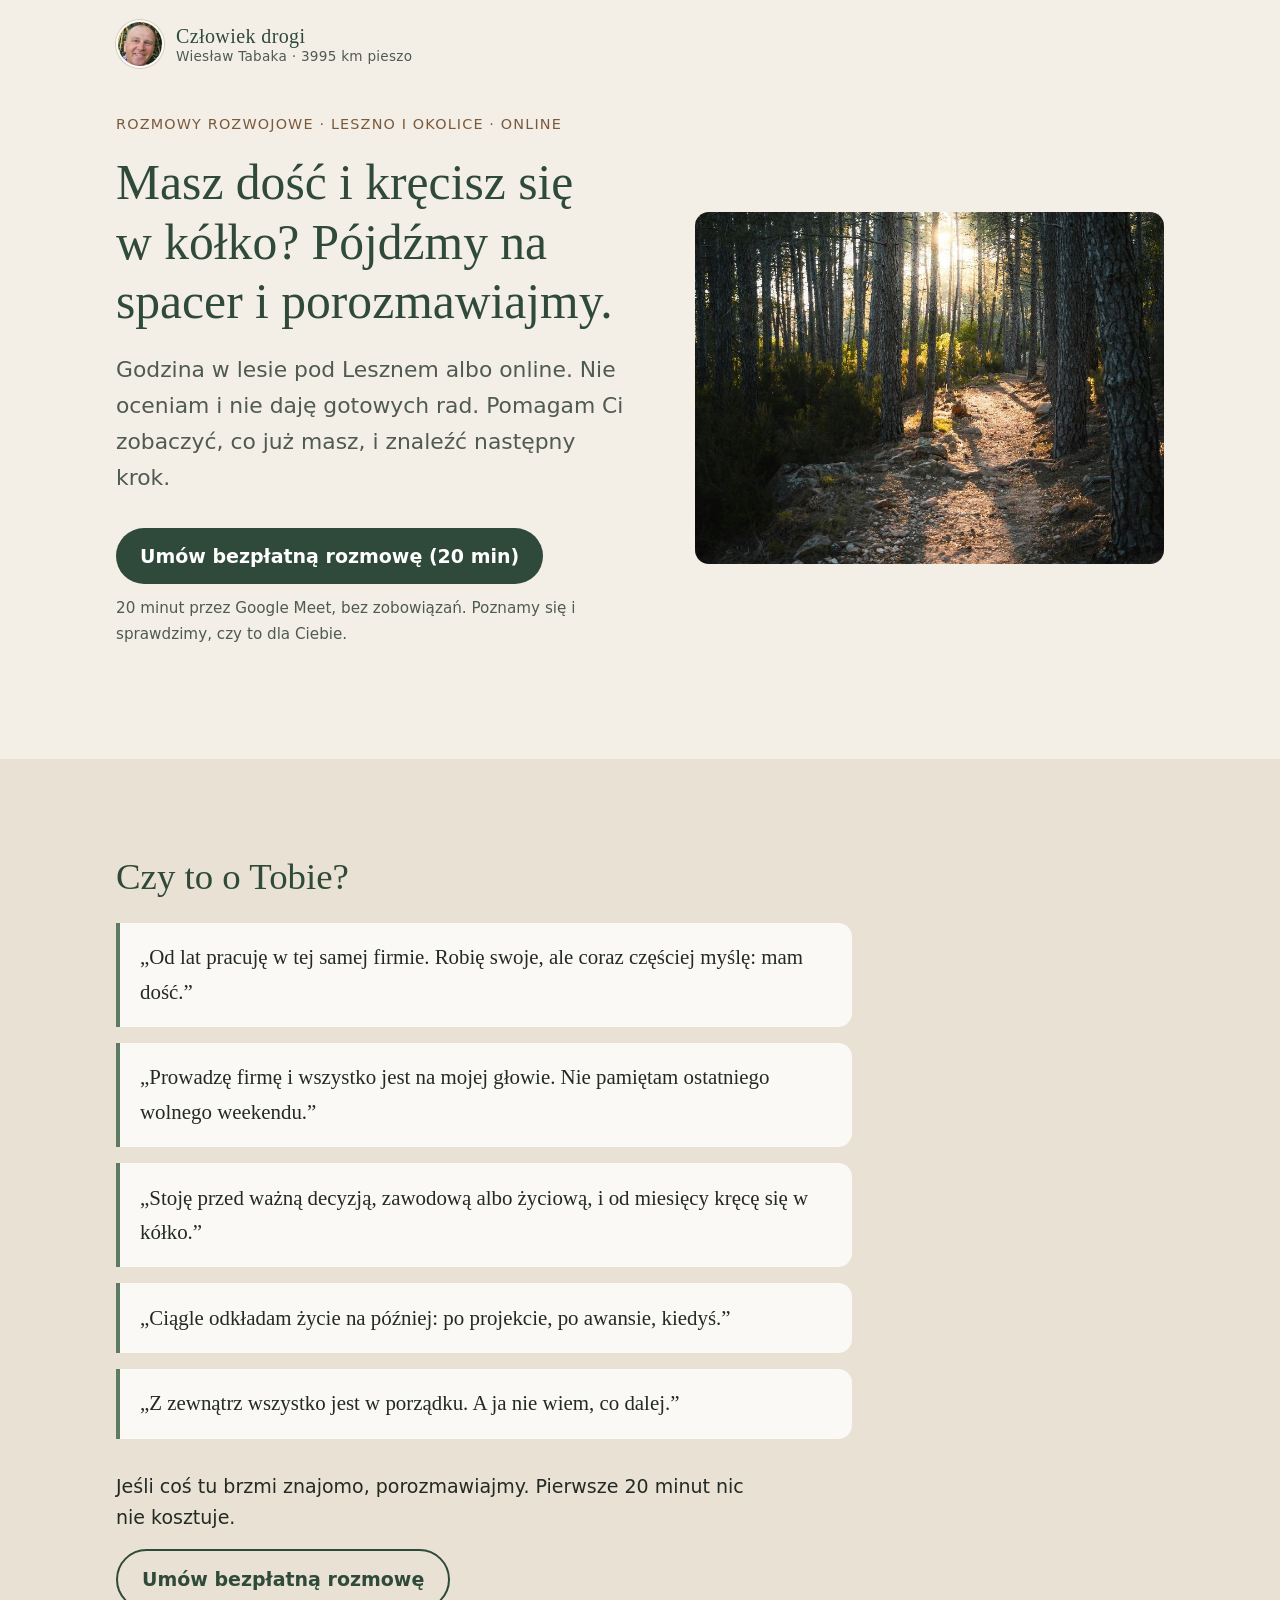
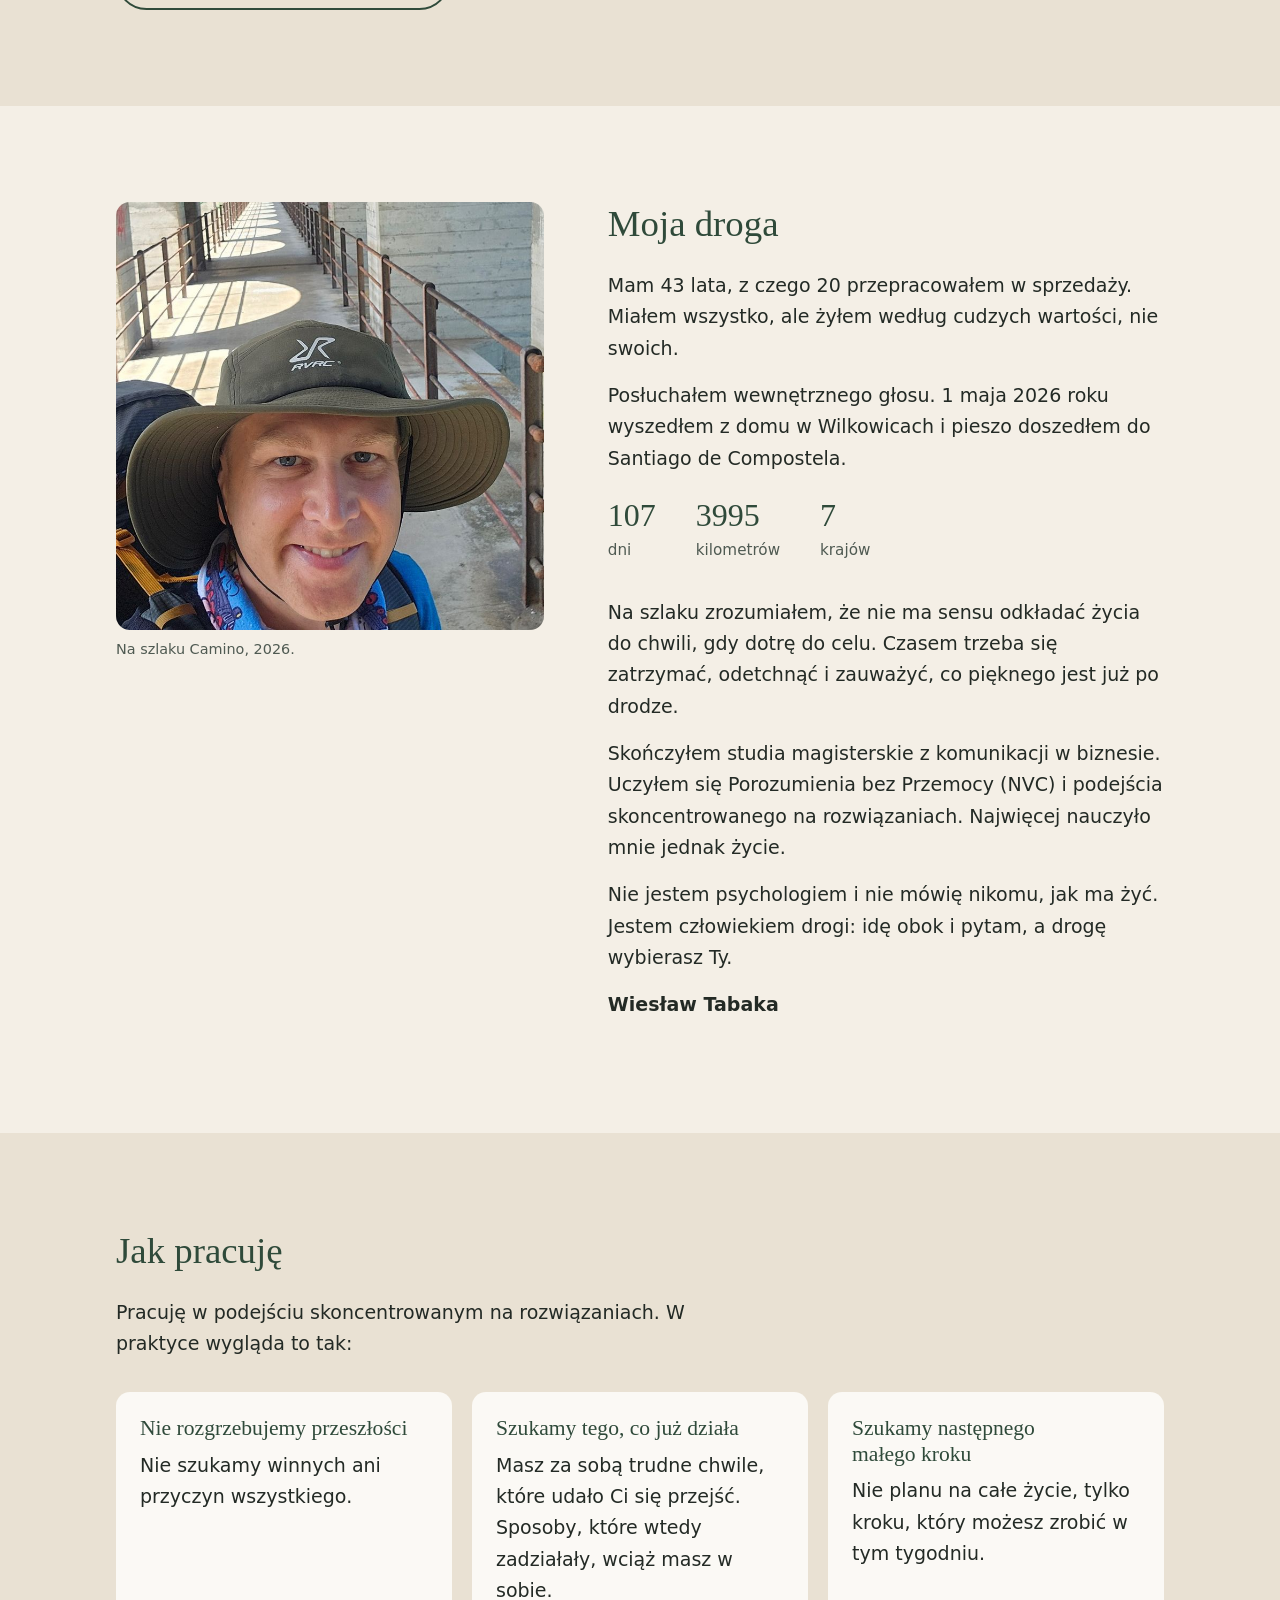
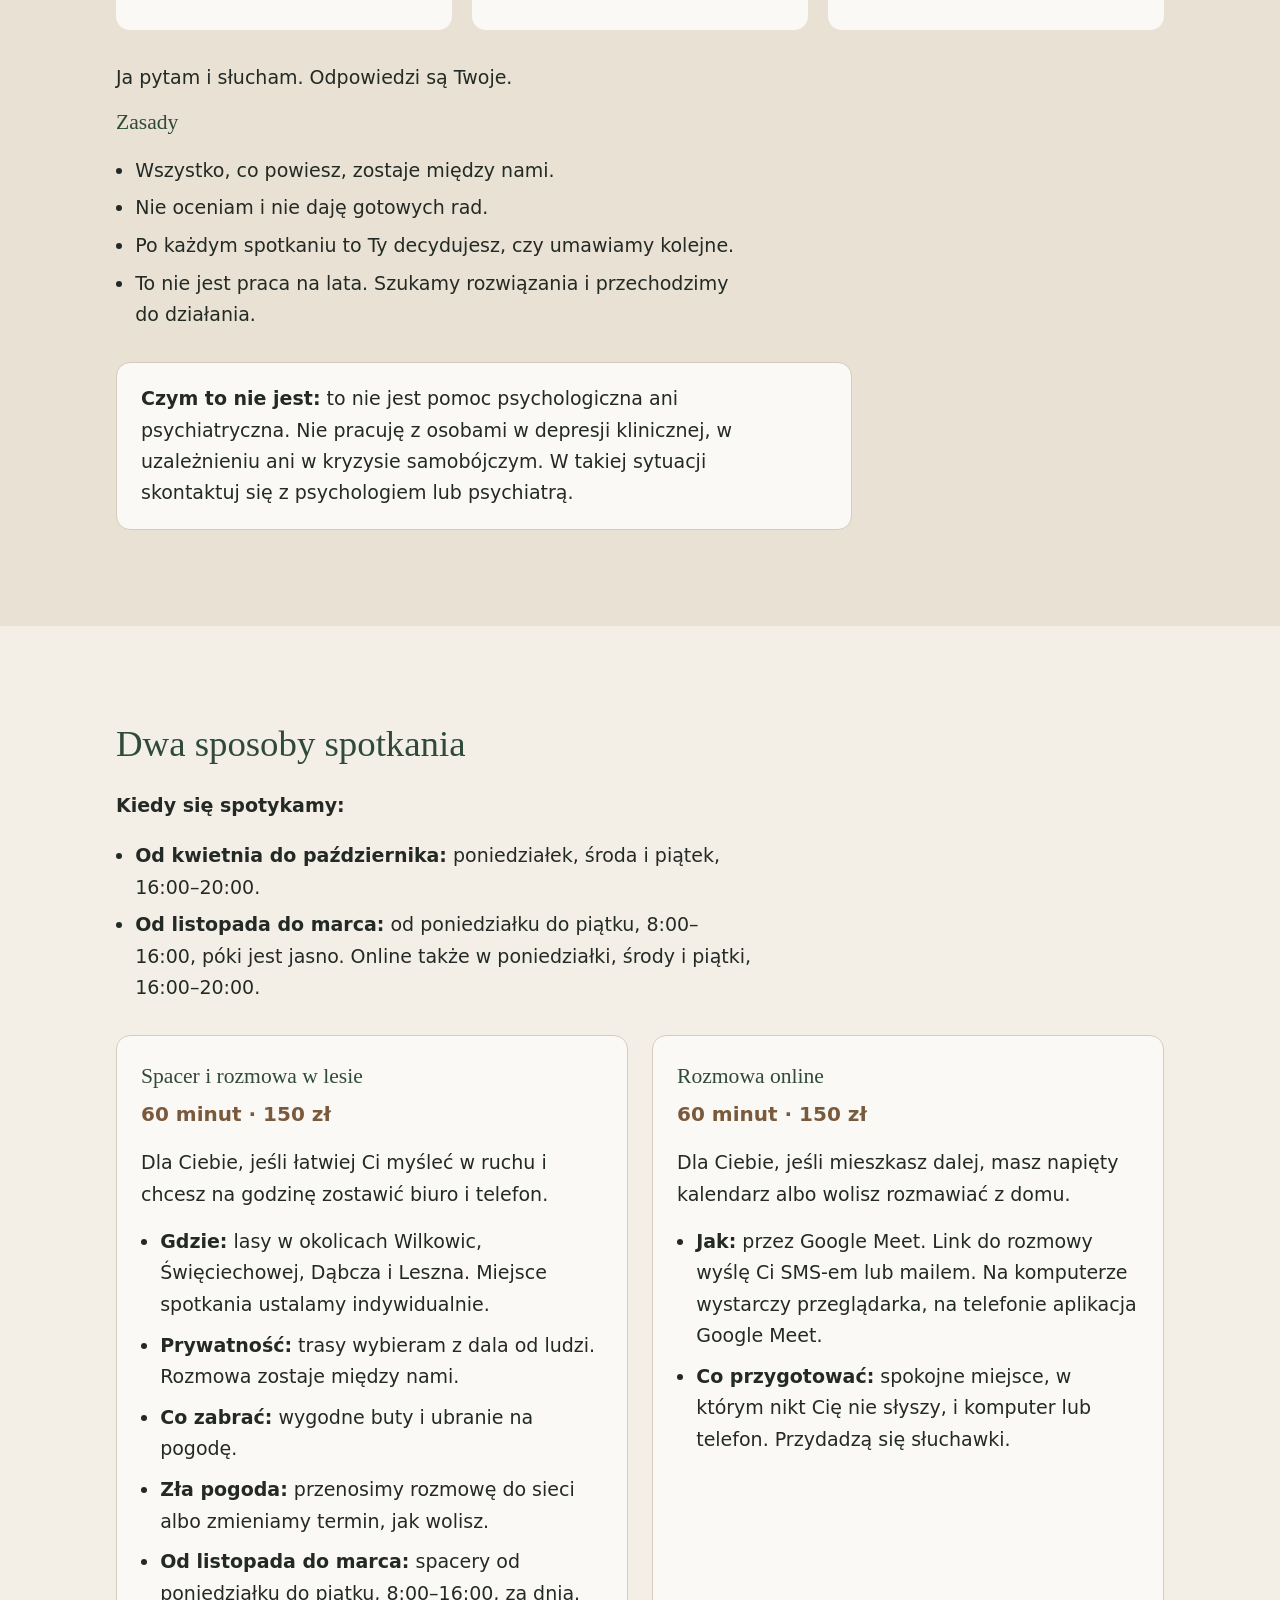
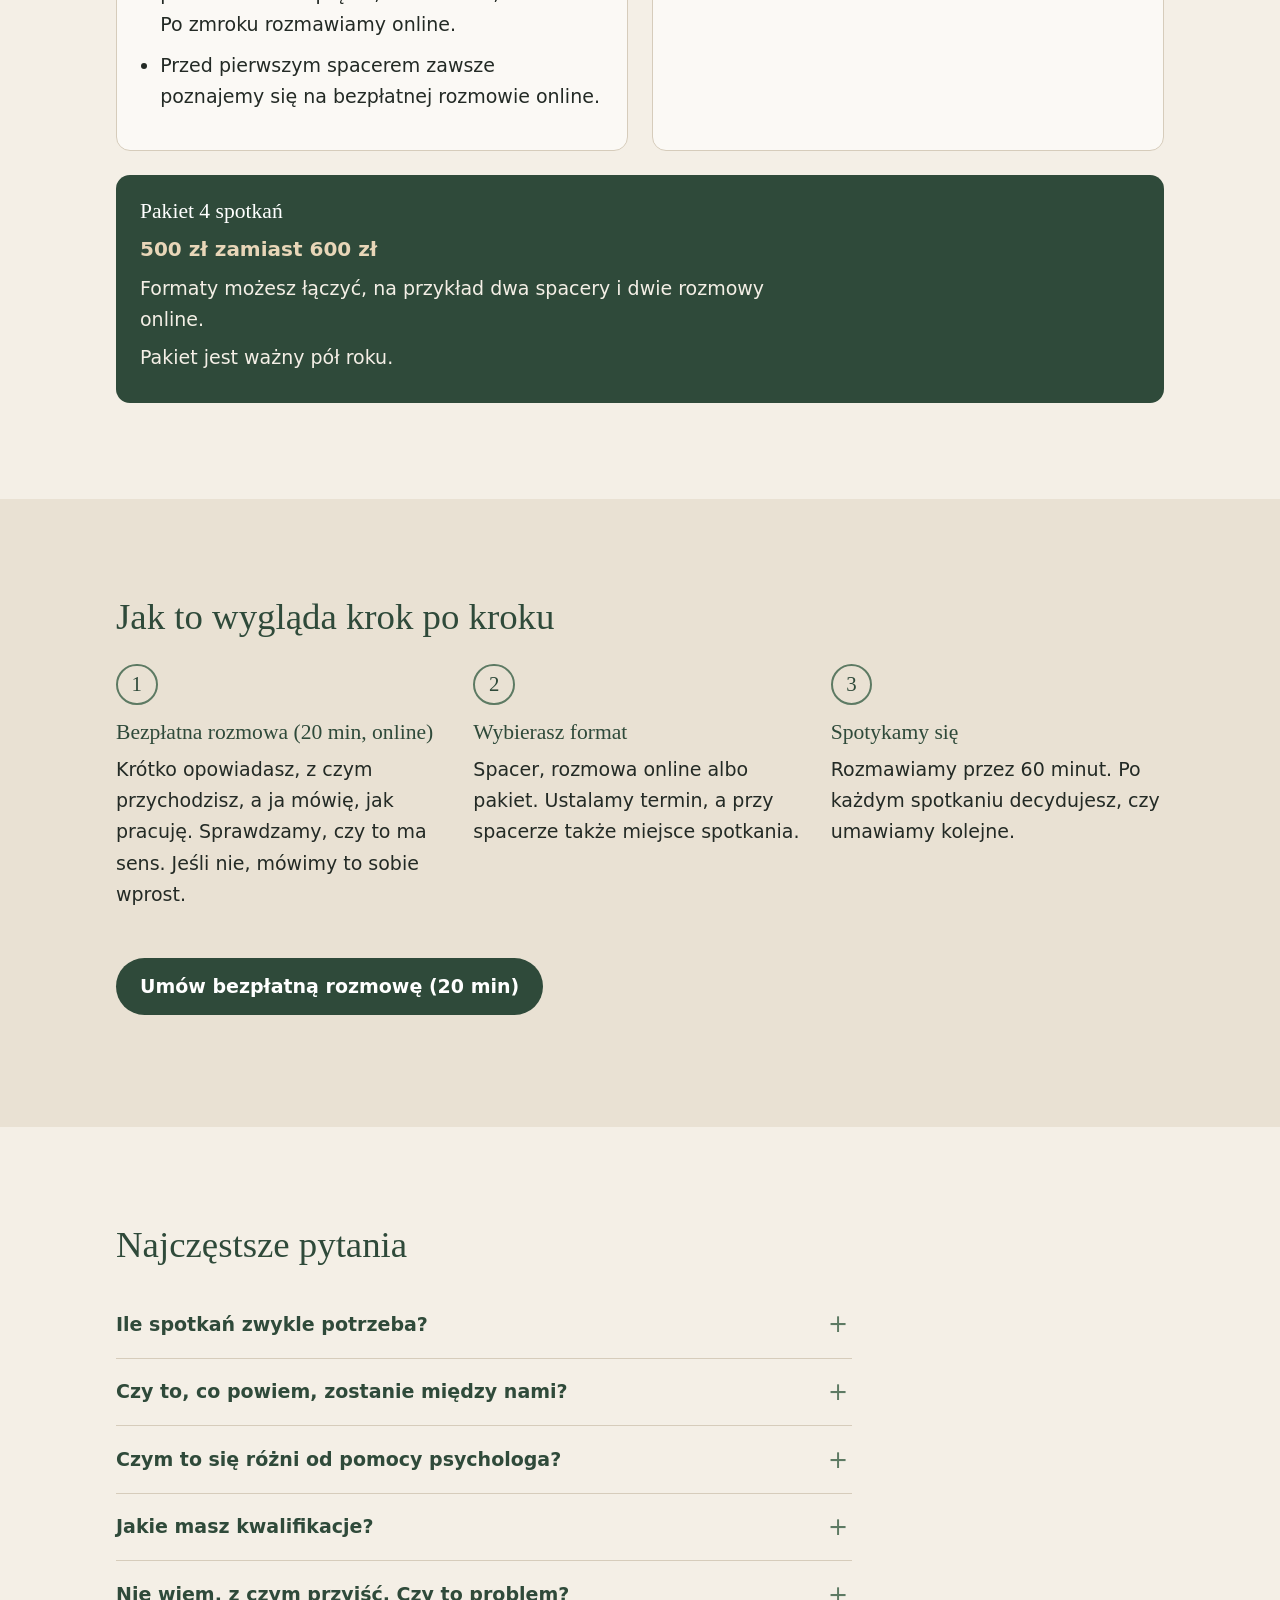
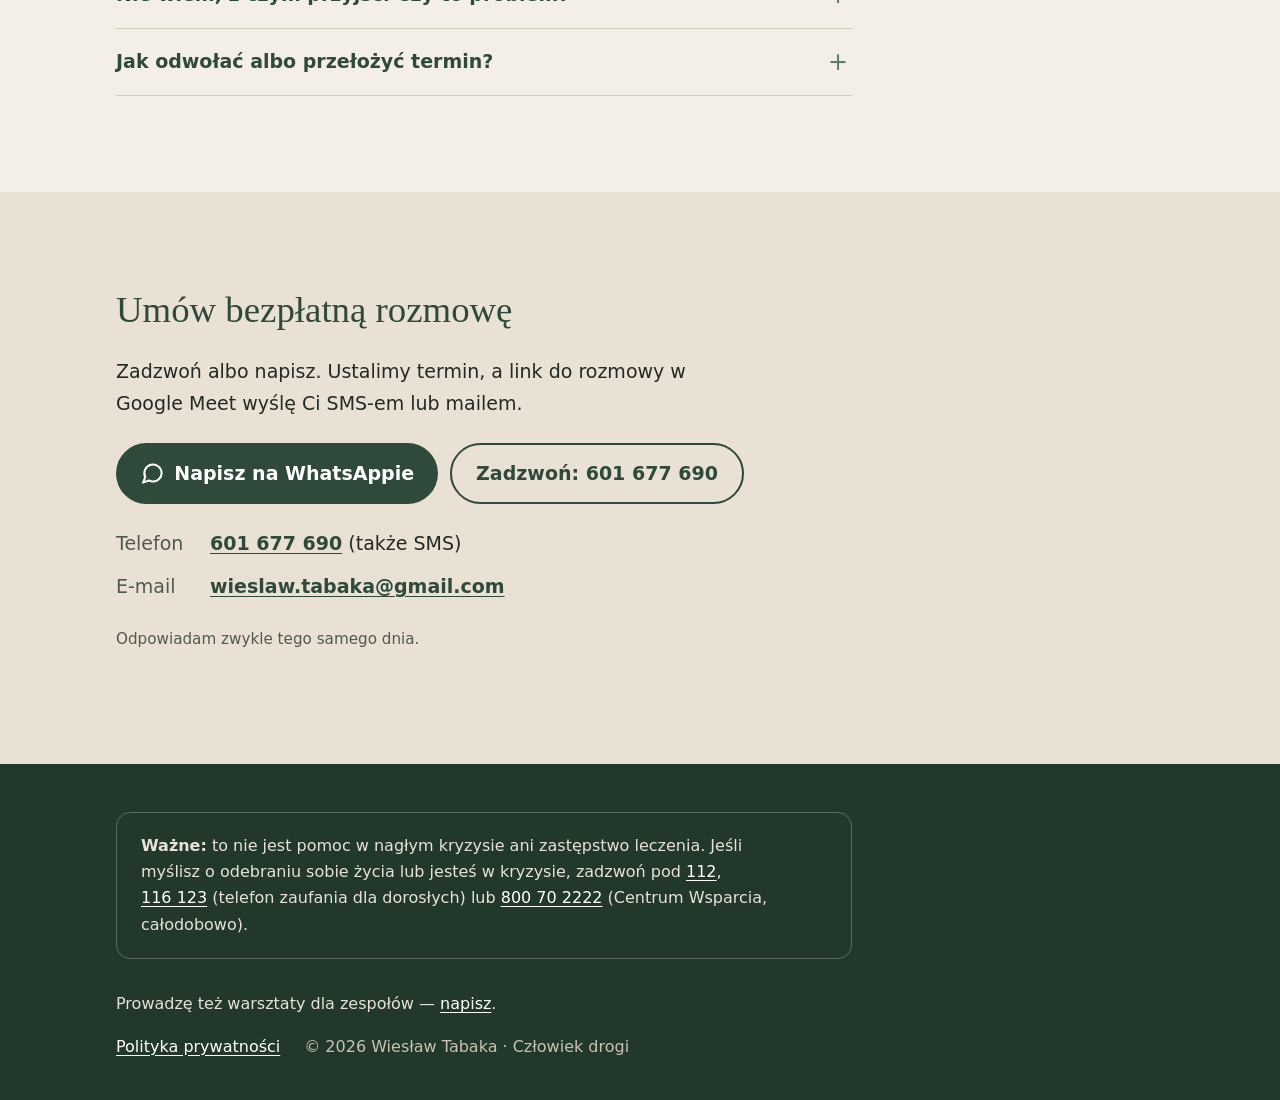
<file: index.html>
<!doctype html>
<html lang="pl">
<head>
  <meta charset="utf-8">
  <meta name="viewport" content="width=device-width, initial-scale=1">

  <!-- =====================================================
       SEO: TYTUŁ I OPIS (widać w Google i przy udostępnianiu)
       ===================================================== -->
  <title>Człowiek drogi – spacer i rozmowa w lesie, Leszno · rozmowy online</title>
  <meta name="description" content="Spacer i rozmowa w lesie pod Lesznem (Wilkowice, Święciechowa, Dąbcz) albo rozmowa online (Google Meet). 60 minut, 150 zł. Pierwsza rozmowa, 20 minut, jest bezpłatna.">
  <link rel="canonical" href="https://czlowiekdrogi.pl/">
  <meta name="theme-color" content="#2f4a3a">

  <!-- Podgląd linku (Facebook, WhatsApp, LinkedIn).
       Obraz: img/podglad-linku.jpg, 1200 × 630 px (tymczasowy: Twoje zdjęcie z Camino; możesz go podmienić na zdjęcie lasu) -->
  <meta property="og:type" content="website">
  <meta property="og:locale" content="pl_PL">
  <meta property="og:url" content="https://czlowiekdrogi.pl/">
  <meta property="og:site_name" content="Człowiek drogi">
  <meta property="og:title" content="Człowiek drogi – spacer i rozmowa w lesie pod Lesznem">
  <meta property="og:description" content="Masz dość i kręcisz się w kółko? Godzina rozmowy w lesie albo online. Pierwsze 20 minut bezpłatnie.">
  <meta property="og:image" content="https://czlowiekdrogi.pl/img/podglad-linku.jpg">
  <meta name="twitter:card" content="summary_large_image">

  <link rel="icon" href="data:image/svg+xml,%3Csvg xmlns='http://www.w3.org/2000/svg' viewBox='0 0 32 32'%3E%3Crect width='32' height='32' rx='7' fill='%232f4a3a'/%3E%3Cpath d='M9 25c3-6 4-12 7-18 3 6 4 12 7 18' fill='none' stroke='%23f4efe6' stroke-width='2.5' stroke-linecap='round'/%3E%3C/svg%3E">
  <link rel="stylesheet" href="style.css">

  <!-- Dane dla Google (schema.org). Jeśli zmienisz telefon, e-mail lub ceny, zmień je też tutaj. -->
  <script type="application/ld+json">
  {
    "@context": "https://schema.org",
    "@type": "ProfessionalService",
    "name": "Człowiek drogi – Wiesław Tabaka",
    "description": "Rozmowy rozwojowe w podejściu skoncentrowanym na rozwiązaniach: spacer i rozmowa w lesie w okolicach Leszna albo rozmowa online przez Google Meet.",
    "url": "https://czlowiekdrogi.pl/",
    "image": "https://czlowiekdrogi.pl/img/camino-wieslaw.jpg",
    "telephone": "+48601677690",
    "email": "wieslaw.tabaka@gmail.com",
    "priceRange": "150–500 zł",
    "address": {
      "@type": "PostalAddress",
      "addressLocality": "Wilkowice",
      "postalCode": "64-115",
      "addressRegion": "wielkopolskie",
      "addressCountry": "PL"
    },
    "areaServed": ["Leszno", "Wilkowice", "Święciechowa", "Dąbcz", "Polska (online)"],
    "openingHoursSpecification": [
      { "@type": "OpeningHoursSpecification", "dayOfWeek": ["Monday", "Wednesday", "Friday"], "opens": "16:00", "closes": "20:00" },
      { "@type": "OpeningHoursSpecification", "dayOfWeek": ["Monday", "Tuesday", "Wednesday", "Thursday", "Friday"], "opens": "08:00", "closes": "16:00" }
    ],
    "founder": { "@type": "Person", "name": "Wiesław Tabaka" },
    "makesOffer": [
      { "@type": "Offer", "name": "Bezpłatna rozmowa zapoznawcza – 20 min (Google Meet)", "price": "0", "priceCurrency": "PLN" },
      { "@type": "Offer", "name": "Spacer i rozmowa w lesie – 60 min", "price": "150", "priceCurrency": "PLN" },
      { "@type": "Offer", "name": "Rozmowa online (Google Meet) – 60 min", "price": "150", "priceCurrency": "PLN" },
      { "@type": "Offer", "name": "Pakiet 4 spotkań", "price": "500", "priceCurrency": "PLN" }
    ]
  }
  </script>
</head>
<body>
<a class="skip" href="#tresc">Przejdź do treści</a>

<header class="gora">
  <div class="wrap">
    <!-- Logo z Twoim zdjęciem. Kliknięcie przenosi do sekcji „Moja droga”. -->
    <a class="logo logo-osoba" href="#moja-droga">
      <img src="img/wieslaw-avatar.jpg" width="48" height="48" alt="">
      <span>
        <span class="logo-nazwa">Człowiek drogi</span>
        <span class="logo-podpis">Wiesław Tabaka · 3995&nbsp;km pieszo</span>
      </span>
    </a>
  </div>
</header>

<main id="tresc">

  <!-- =====================================================
       1. NAGŁÓWEK (HERO)
       ===================================================== -->
  <section class="hero" aria-labelledby="h-hero">
    <div class="wrap">
      <div>
        <p class="etykieta">Rozmowy rozwojowe · Leszno i&nbsp;okolice · online</p>
        <h1 id="h-hero">Masz dość i kręcisz się w kółko? Pójdźmy na spacer i porozmawiajmy.</h1>
        <p class="podtytul">Godzina w lesie pod Lesznem albo online. Nie oceniam i nie daję gotowych rad. Pomagam Ci zobaczyć, co już masz, i znaleźć następny krok.</p>
        <div class="cta">
          <a class="btn" href="#umow">Umów bezpłatną rozmowę (20&nbsp;min)</a>
          <p class="cta-pod">20 minut przez Google Meet, bez zobowiązań. Poznamy się i sprawdzimy, czy to dla Ciebie.</p>
        </div>
      </div>

      <!-- OBRAZ W NAGŁÓWKU: na razie zdjęcie z banku Unsplash (img/las.jpg).
           Gdy zrobisz własne zdjęcie lasu pod Wilkowicami: podmień plik img/las.jpg
           i zmień alt na np. "Leśna ścieżka w okolicach Wilkowic pod Lesznem". -->
      <img class="foto" src="img/las.jpg" width="844" height="633"
           alt="Leśna ścieżka wśród sosen w świetle zachodzącego słońca">
    </div>
  </section>

  <!-- =====================================================
       2. CZY TO O TOBIE?
       ===================================================== -->
  <section class="tlo-ciemne" aria-labelledby="h-ty">
    <div class="wrap">
      <h2 id="h-ty">Czy to o Tobie?</h2>
      <ul class="cytaty">
        <li>„Od lat pracuję w tej samej firmie. Robię swoje, ale coraz częściej myślę: mam dość.”</li>
        <li>„Prowadzę firmę i wszystko jest na mojej głowie. Nie pamiętam ostatniego wolnego weekendu.”</li>
        <li>„Stoję przed ważną decyzją, zawodową albo życiową, i od miesięcy kręcę się w kółko.”</li>
        <li>„Ciągle odkładam życie na później: po projekcie, po awansie, kiedyś.”</li>
        <li>„Z zewnątrz wszystko jest w porządku. A ja nie wiem, co dalej.”</li>
      </ul>
      <p class="cta">Jeśli coś tu brzmi znajomo, porozmawiajmy. Pierwsze 20 minut nic nie kosztuje.</p>
      <a class="btn btn-jasny" href="#umow">Umów bezpłatną rozmowę</a>
    </div>
  </section>

  <!-- =====================================================
       3. MOJA DROGA (maks. 120 słów)
       ===================================================== -->
  <section id="moja-droga" aria-labelledby="h-droga">
    <div class="wrap droga">
      <figure style="margin:0">
        <img class="foto" src="img/camino-wieslaw.jpg" width="800" height="800" loading="lazy"
             alt="Wiesław Tabaka w kapeluszu i z plecakiem na szlaku Camino, pod betonowymi arkadami mostu">
        <figcaption class="podpis-foto">Na szlaku Camino, 2026.</figcaption>
      </figure>
      <div>
        <h2 id="h-droga">Moja droga</h2>
        <p>Mam 43 lata, z czego 20 przepracowałem w sprzedaży. Miałem wszystko, ale żyłem według cudzych wartości, nie swoich.</p>
        <p>Posłuchałem wewnętrznego głosu. 1 maja 2026 roku wyszedłem z domu w Wilkowicach i pieszo doszedłem do Santiago de Compostela.</p>
        <ul class="liczby">
          <li><strong>107</strong><span>dni</span></li>
          <li><strong>3995</strong><span>kilometrów</span></li>
          <li><strong>7</strong><span>krajów</span></li>
        </ul>
        <p>Na szlaku zrozumiałem, że nie ma sensu odkładać życia do chwili, gdy dotrę do celu. Czasem trzeba się zatrzymać, odetchnąć i zauważyć, co pięknego jest już po drodze.</p>
        <p>Skończyłem studia magisterskie z komunikacji w biznesie. Uczyłem się Porozumienia bez Przemocy (NVC) i podejścia skoncentrowanego na rozwiązaniach. Najwięcej nauczyło mnie jednak życie.</p>
        <p>Nie jestem psychologiem i nie mówię nikomu, jak ma żyć. Jestem człowiekiem drogi: idę obok i pytam, a drogę wybierasz Ty.</p>
        <p><strong>Wiesław Tabaka</strong></p>
      </div>
    </div>
  </section>

  <!-- =====================================================
       4. JAK PRACUJĘ
       ===================================================== -->
  <section class="tlo-ciemne" aria-labelledby="h-praca">
    <div class="wrap">
      <h2 id="h-praca">Jak pracuję</h2>
      <p>Pracuję w podejściu skoncentrowanym na rozwiązaniach. W praktyce wygląda to tak:</p>
      <div class="trzy">
        <div>
          <h3>Nie rozgrzebujemy przeszłości</h3>
          <p>Nie szukamy winnych ani przyczyn wszystkiego.</p>
        </div>
        <div>
          <h3>Szukamy tego, co już działa</h3>
          <p>Masz za sobą trudne chwile, które udało Ci się przejść. Sposoby, które wtedy zadziałały, wciąż masz w sobie.</p>
        </div>
        <div>
          <h3>Szukamy następnego małego kroku</h3>
          <p>Nie planu na całe życie, tylko kroku, który możesz zrobić w tym tygodniu.</p>
        </div>
      </div>
      <p>Ja pytam i słucham. Odpowiedzi są Twoje.</p>

      <h3>Zasady</h3>
      <ul class="zasady">
        <li>Wszystko, co powiesz, zostaje między nami.</li>
        <li>Nie oceniam i nie daję gotowych rad.</li>
        <li>Po każdym spotkaniu to Ty decydujesz, czy umawiamy kolejne.</li>
        <li>To nie jest praca na lata. Szukamy rozwiązania i przechodzimy do działania.</li>
      </ul>

      <div class="ramka">
        <p><strong>Czym to nie jest:</strong> to nie jest pomoc psychologiczna ani psychiatryczna. Nie pracuję z osobami w depresji klinicznej, w uzależnieniu ani w kryzysie samobójczym. W takiej sytuacji skontaktuj się z psychologiem lub psychiatrą.</p>
      </div>
    </div>
  </section>

  <!-- =====================================================
       5. DWA SPOSOBY SPOTKANIA — ceny i godziny
       ===================================================== -->
  <section aria-labelledby="h-formaty">
    <div class="wrap">
      <h2 id="h-formaty">Dwa sposoby spotkania</h2>
      <!-- GODZINY SPOTKAŃ — tu zmieniasz terminy (jeśli kiedyś dodasz kalendarz rezerwacji, zmień je też tam) -->
      <div class="kiedy">
        <p><strong>Kiedy się spotykamy:</strong></p>
        <ul class="zasady">
          <li><strong>Od kwietnia do października:</strong> poniedziałek, środa i piątek, 16:00–20:00.</li>
          <li><strong>Od listopada do marca:</strong> od poniedziałku do piątku, 8:00–16:00, póki jest jasno. Online także w poniedziałki, środy i piątki, 16:00–20:00.</li>
        </ul>
      </div>

      <div class="karty">
        <article class="karta" aria-labelledby="h-spacer">
          <h3 id="h-spacer">Spacer i rozmowa w lesie</h3>
          <p class="cena">60 minut · 150 zł</p>
          <p>Dla Ciebie, jeśli łatwiej Ci myśleć w ruchu i chcesz na godzinę zostawić biuro i telefon.</p>
          <ul>
            <li><strong>Gdzie:</strong> lasy w okolicach Wilkowic, Święciechowej, Dąbcza i Leszna. Miejsce spotkania ustalamy indywidualnie.</li>
            <li><strong>Prywatność:</strong> trasy wybieram z dala od ludzi. Rozmowa zostaje między nami.</li>
            <li><strong>Co zabrać:</strong> wygodne buty i ubranie na pogodę.</li>
            <li><strong>Zła pogoda:</strong> przenosimy rozmowę do sieci albo zmieniamy termin, jak wolisz.</li>
            <li><strong>Od listopada do marca:</strong> spacery od poniedziałku do piątku, 8:00–16:00, za dnia. Po zmroku rozmawiamy online.</li>
            <li>Przed pierwszym spacerem zawsze poznajemy się na bezpłatnej rozmowie online.</li>
          </ul>
        </article>

        <article class="karta" aria-labelledby="h-online">
          <h3 id="h-online">Rozmowa online</h3>
          <p class="cena">60 minut · 150 zł</p>
          <p>Dla Ciebie, jeśli mieszkasz dalej, masz napięty kalendarz albo wolisz rozmawiać z domu.</p>
          <ul>
            <li><strong>Jak:</strong> przez Google Meet. Link do rozmowy wyślę Ci SMS-em lub mailem. Na komputerze wystarczy przeglądarka, na telefonie aplikacja Google Meet.</li>
            <li><strong>Co przygotować:</strong> spokojne miejsce, w którym nikt Cię nie słyszy, i komputer lub telefon. Przydadzą się słuchawki.</li>
          </ul>
        </article>
      </div>

      <div class="pakiet">
        <h3>Pakiet 4 spotkań</h3>
        <p class="cena">500 zł zamiast 600 zł</p>
        <p>Formaty możesz łączyć, na przykład dwa spacery i dwie rozmowy online.</p>
        <p>Pakiet jest ważny pół roku.</p>
      </div>
    </div>
  </section>

  <!-- =====================================================
       6. KROK PO KROKU
       ===================================================== -->
  <section class="tlo-ciemne" aria-labelledby="h-kroki">
    <div class="wrap">
      <h2 id="h-kroki">Jak to wygląda krok po kroku</h2>
      <ol class="kroki">
        <li>
          <h3>Bezpłatna rozmowa (20 min, online)</h3>
          <p>Krótko opowiadasz, z czym przychodzisz, a ja mówię, jak pracuję. Sprawdzamy, czy to ma sens. Jeśli nie, mówimy to sobie wprost.</p>
        </li>
        <li>
          <h3>Wybierasz format</h3>
          <p>Spacer, rozmowa online albo pakiet. Ustalamy termin, a przy spacerze także miejsce spotkania.</p>
        </li>
        <li>
          <h3>Spotykamy się</h3>
          <p>Rozmawiamy przez 60 minut. Po każdym spotkaniu decydujesz, czy umawiamy kolejne.</p>
        </li>
      </ol>
      <p class="cta"><a class="btn" href="#umow">Umów bezpłatną rozmowę (20&nbsp;min)</a></p>
    </div>
  </section>

  <!-- =====================================================
       7. OPINIE
       Sekcja pokaże się SAMA, gdy będą tu co najmniej 2 opinie.
       Jak dodać opinię: skopiuj cały blok <blockquote class="opinia">…</blockquote>
       z komentarza poniżej, wklej go nad linią „KONIEC OPINII” i wpisz treść.
       Pamiętaj: publikuj tylko za pisemną zgodą tej osoby.

       WZÓR:
       <blockquote class="opinia">
         <p>„Treść opinii.”</p>
         <footer>M., 47 lat, przedsiębiorca</footer>
       </blockquote>
       ===================================================== -->
  <section class="opinie" aria-labelledby="h-opinie">
    <div class="wrap">
      <h2 id="h-opinie">Co mówią osoby, z którymi rozmawiałem</h2>
      <div class="opinie-lista">
        <!-- TU WKLEJAJ OPINIE -->

        <!-- KONIEC OPINII -->
      </div>
    </div>
  </section>

  <!-- =====================================================
       8. NAJCZĘSTSZE PYTANIA
       ===================================================== -->
  <section aria-labelledby="h-faq">
    <div class="wrap">
      <h2 id="h-faq">Najczęstsze pytania</h2>
      <div class="faq">
        <details>
          <summary>Ile spotkań zwykle potrzeba?</summary>
          <p>Tyle, ile potrzebujesz. Decydujesz Ty, po każdym spotkaniu. To nie jest praca na lata: podejście skoncentrowane na rozwiązaniach jest z założenia krótkie. Szukamy rozwiązania i przechodzimy do działania.</p>
        </details>
        <details>
          <summary>Czy to, co powiem, zostanie między nami?</summary>
          <p>Tak. Nie opowiadam o naszych rozmowach nikomu. Nie nagrywam spotkań i nie robię notatek w trakcie rozmowy. Tak jest swobodniej. Na spacery wybieram trasy z dala od ludzi.</p>
        </details>
        <details>
          <summary>Czym to się różni od pomocy psychologa?</summary>
          <p>Psycholog i psychiatra stawiają diagnozy i pomagają w zaburzeniach oraz chorobach. Ja tego nie robię. Jestem rozmówcą: pomagam uporządkować myśli, zobaczyć, co już masz, i wybrać następny krok.</p>
          <p>Nie pracuję z osobami w depresji klinicznej, w uzależnieniu ani w kryzysie samobójczym. Jeśli to Twoja sytuacja, skontaktuj się z psychologiem lub psychiatrą. To dobra decyzja.</p>
        </details>
        <details>
          <summary>Jakie masz kwalifikacje?</summary>
          <p>Ukończyłem studia magisterskie z komunikacji w biznesie. Przeszedłem szkolenia z Porozumienia bez Przemocy (NVC) i z podejścia skoncentrowanego na rozwiązaniach.</p>
          <p>Dyplom i szkolenia są ważne. Ale w rozmowie o życiu najbardziej liczy się, moim zdaniem, życiowe doświadczenie. Mam 43 lata. Przez 20 lat pracowałem z ludźmi i pod presją wyników. Sam podjąłem decyzję o zmianie i przeszedłem z nią 3995 kilometrów. Z tym doświadczeniem idę obok Ciebie.</p>
        </details>
        <details>
          <summary>Nie wiem, z czym przyjść. Czy to problem?</summary>
          <p>Nie. To częste. Wystarczy „coś mi nie gra” albo „mam dość”. Od tego zaczniemy na bezpłatnej rozmowie.</p>
        </details>
        <details>
          <summary>Jak odwołać albo przełożyć termin?</summary>
          <p>Zawsze możesz, bez kosztów. Zadzwoń albo napisz. Jeśli możesz, daj znać dzień wcześniej.</p>
        </details>
      </div>
    </div>
  </section>

  <!-- =====================================================
       9. UMÓW ROZMOWĘ + KONTAKT
       ===================================================== -->
  <section id="umow" class="tlo-ciemne" aria-labelledby="h-umow">
    <div class="wrap">
      <h2 id="h-umow">Umów bezpłatną rozmowę</h2>
      <p>Zadzwoń albo napisz. Ustalimy termin, a link do rozmowy w Google Meet wyślę Ci SMS-em lub mailem.</p>

      <!-- KONTAKT — tu zmieniasz telefon i e-mail -->
      <div class="przyciski-kontakt">
        <a class="btn btn-wa" href="https://wa.me/48601677690?text=Dzie%C5%84%20dobry%2C%20chc%C4%99%20um%C3%B3wi%C4%87%20bezp%C5%82atn%C4%85%20rozmow%C4%99." rel="noopener">
          <svg viewBox="0 0 24 24" aria-hidden="true" fill="none" stroke="currentColor" stroke-width="2" stroke-linecap="round" stroke-linejoin="round"><path d="M21 11.5a8.4 8.4 0 0 1-12.4 7.4L3 21l2.1-5.4A8.4 8.4 0 1 1 21 11.5z"/></svg>
          Napisz na WhatsAppie
        </a>
        <a class="btn btn-jasny" href="tel:+48601677690">Zadzwoń: 601&nbsp;677&nbsp;690</a>
      </div>
      <ul class="kontakt">
        <li><span class="etykieta-kontakt">Telefon</span> <a href="tel:+48601677690">601 677 690</a> (także SMS)</li>
        <li><span class="etykieta-kontakt">E-mail</span> <a href="mailto:wieslaw.tabaka@gmail.com">wieslaw.tabaka@gmail.com</a></li>
      </ul>
      <p class="cta-pod">Odpowiadam zwykle tego samego dnia.</p>
    </div>
  </section>

</main>

<!-- =====================================================
     10. STOPKA
     ===================================================== -->
<footer class="stopka">
  <div class="wrap">
    <div class="kryzys">
      <p><strong>Ważne:</strong> to nie jest pomoc w nagłym kryzysie ani zastępstwo leczenia. Jeśli myślisz o odebraniu sobie życia lub jesteś w kryzysie, zadzwoń pod <a href="tel:112">112</a>, <a href="tel:116123">116 123</a> (telefon zaufania dla dorosłych) lub <a href="tel:800702222">800 70 2222</a> (Centrum Wsparcia, całodobowo).</p>
    </div>
    <p>Prowadzę też warsztaty dla zespołów — <a href="mailto:wieslaw.tabaka@gmail.com?subject=Warsztaty%20dla%20zespo%C5%82u">napisz</a>.</p>
    <div class="stopka-dol">
      <a href="polityka-prywatnosci.html">Polityka prywatności</a>
      <span>© 2026 Wiesław Tabaka · Człowiek drogi</span>
    </div>
  </div>
</footer>

</body>
</html>
</file>
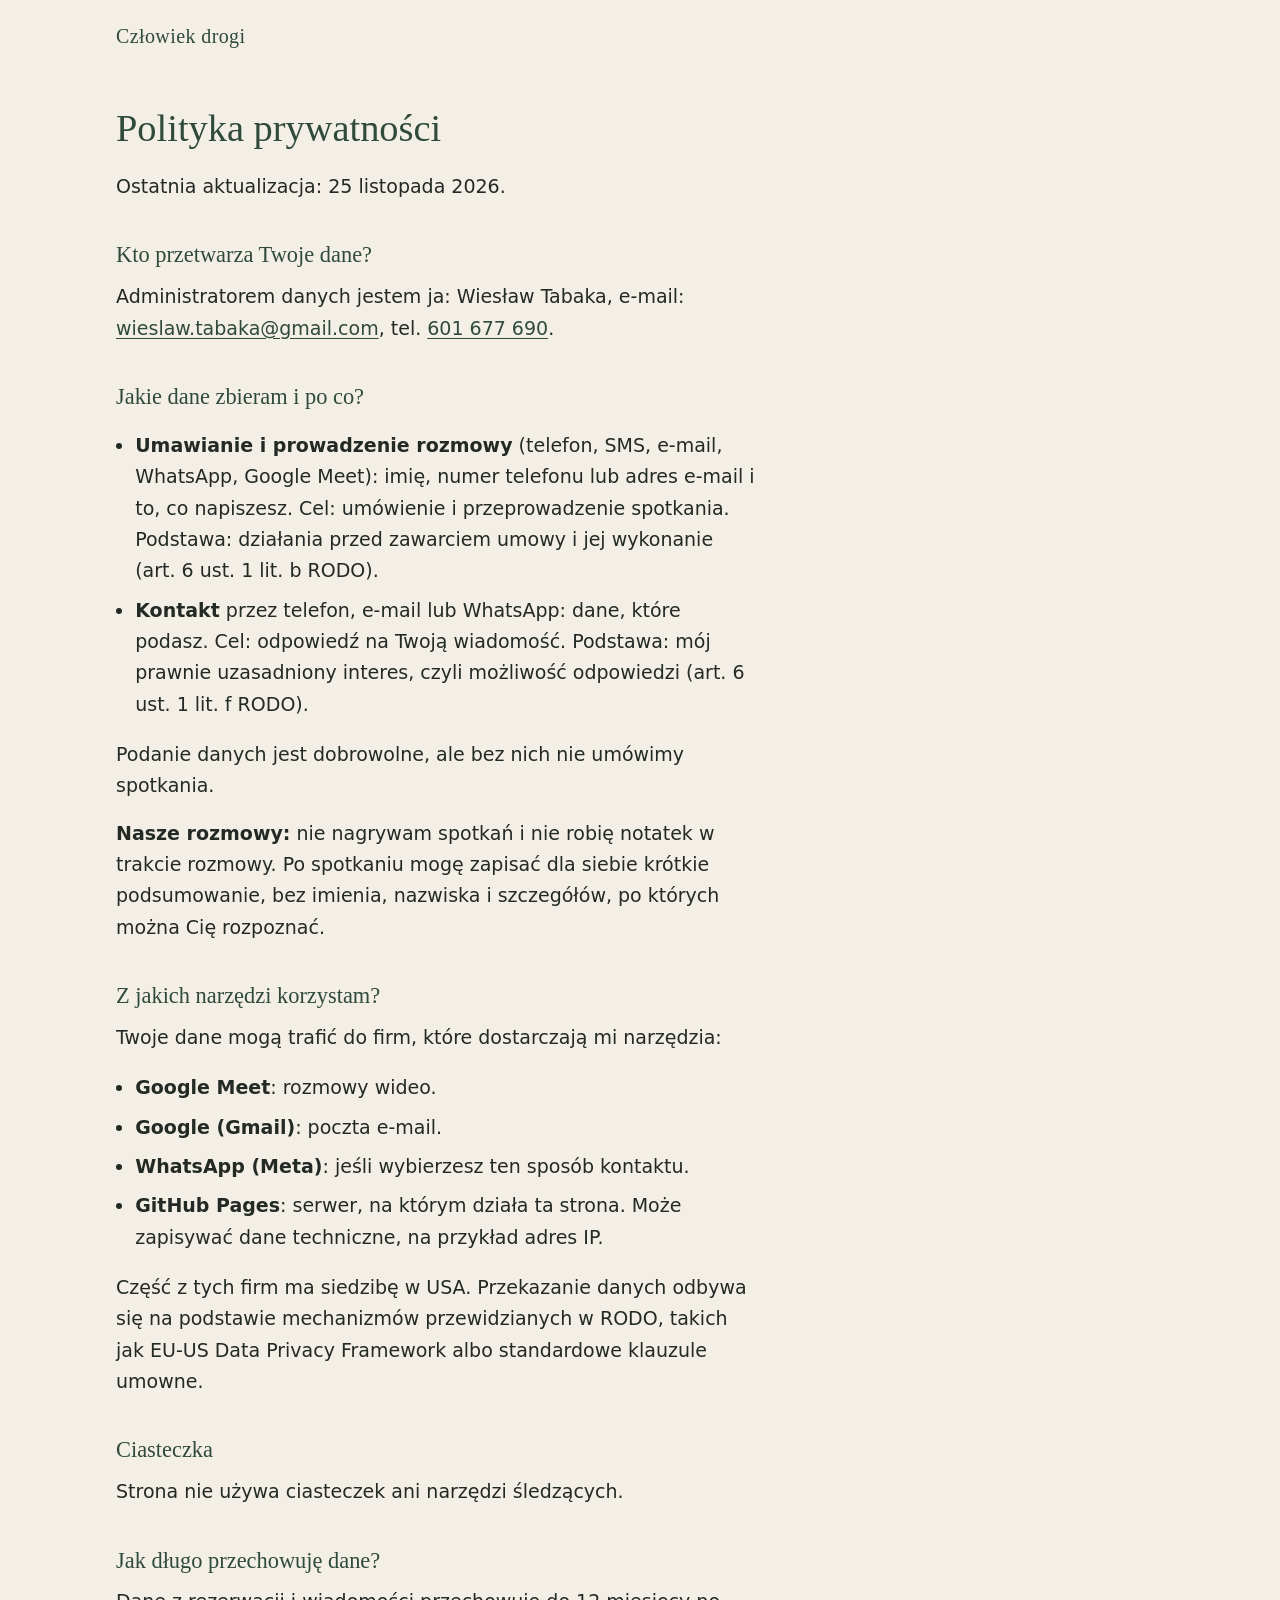
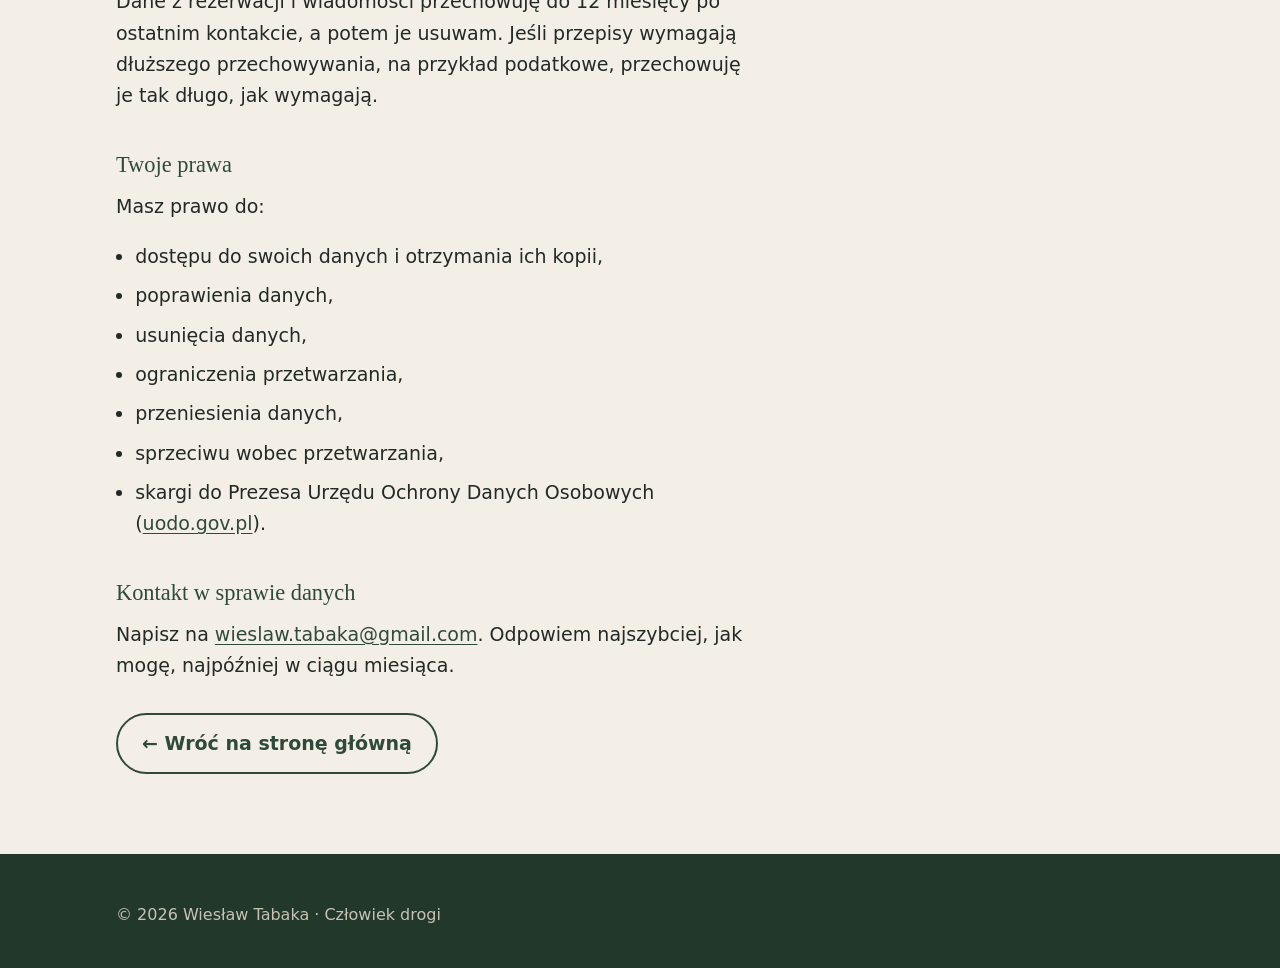
<file: polityka-prywatnosci.html>
<!doctype html>
<html lang="pl">
<head>
  <meta charset="utf-8">
  <meta name="viewport" content="width=device-width, initial-scale=1">
  <title>Polityka prywatności – Człowiek drogi</title>
  <meta name="description" content="Kto przetwarza Twoje dane na stronie Człowiek drogi, w jakim celu i jak się ze mną skontaktować w sprawie danych.">
  <meta name="robots" content="noindex">
  <link rel="canonical" href="https://czlowiekdrogi.pl/polityka-prywatnosci.html">
  <link rel="stylesheet" href="style.css">
</head>
<body>
<a class="skip" href="#tresc">Przejdź do treści</a>

<header class="gora">
  <div class="wrap">
    <a class="logo" href="index.html">Człowiek drogi</a>
  </div>
</header>

<main id="tresc" class="dokument">
  <div class="wrap">
    <h1>Polityka prywatności</h1>
    <p>Ostatnia aktualizacja: 25 listopada 2026.</p>

    <h2>Kto przetwarza Twoje dane?</h2>
    <!-- [DO UZUPEŁNIENIA, jeśli otworzysz działalność] nazwa firmy, adres, NIP -->
    <p>Administratorem danych jestem ja: Wiesław Tabaka, e-mail: <a href="mailto:wieslaw.tabaka@gmail.com">wieslaw.tabaka@gmail.com</a>, tel. <a href="tel:+48601677690">601 677 690</a>.</p>

    <h2>Jakie dane zbieram i po co?</h2>
    <ul>
      <li><strong>Umawianie i prowadzenie rozmowy</strong> (telefon, SMS, e-mail, WhatsApp, Google Meet): imię, numer telefonu lub adres e-mail i to, co napiszesz. Cel: umówienie i przeprowadzenie spotkania. Podstawa: działania przed zawarciem umowy i jej wykonanie (art. 6 ust. 1 lit. b RODO).</li>
      <li><strong>Kontakt</strong> przez telefon, e-mail lub WhatsApp: dane, które podasz. Cel: odpowiedź na Twoją wiadomość. Podstawa: mój prawnie uzasadniony interes, czyli możliwość odpowiedzi (art. 6 ust. 1 lit. f RODO).</li>
      <!-- [DO UZUPEŁNIENIA, jeśli będziesz wystawiać rachunki]:
      <li><strong>Rozliczenia:</strong> dane potrzebne do rachunku. Podstawa: obowiązek prawny (art. 6 ust. 1 lit. c RODO).</li> -->
    </ul>
    <p>Podanie danych jest dobrowolne, ale bez nich nie umówimy spotkania.</p>
    <p><strong>Nasze rozmowy:</strong> nie nagrywam spotkań i nie robię notatek w trakcie rozmowy. Po spotkaniu mogę zapisać dla siebie krótkie podsumowanie, bez imienia, nazwiska i szczegółów, po których można Cię rozpoznać.</p>

    <h2>Z jakich narzędzi korzystam?</h2>
    <p>Twoje dane mogą trafić do firm, które dostarczają mi narzędzia:</p>
    <ul>
      <li><strong>Google Meet</strong>: rozmowy wideo.</li>
      <li><strong>Google (Gmail)</strong>: poczta e-mail.</li>
      <li><strong>WhatsApp (Meta)</strong>: jeśli wybierzesz ten sposób kontaktu.</li>
      <li><strong>GitHub Pages</strong>: serwer, na którym działa ta strona. Może zapisywać dane techniczne, na przykład adres IP.</li>
    </ul>
    <!-- [DO SPRAWDZENIA] podstawa przekazania danych do USA dla każdej z firm -->
    <p>Część z tych firm ma siedzibę w USA. Przekazanie danych odbywa się na podstawie mechanizmów przewidzianych w RODO, takich jak EU-US Data Privacy Framework albo standardowe klauzule umowne.</p>

    <h2>Ciasteczka</h2>
    <p>Strona nie używa ciasteczek ani narzędzi śledzących.</p>

    <h2>Jak długo przechowuję dane?</h2>
    <p>Dane z rezerwacji i wiadomości przechowuję do 12 miesięcy po ostatnim kontakcie, a potem je usuwam. Jeśli przepisy wymagają dłuższego przechowywania, na przykład podatkowe, przechowuję je tak długo, jak wymagają.</p>

    <h2>Twoje prawa</h2>
    <p>Masz prawo do:</p>
    <ul>
      <li>dostępu do swoich danych i otrzymania ich kopii,</li>
      <li>poprawienia danych,</li>
      <li>usunięcia danych,</li>
      <li>ograniczenia przetwarzania,</li>
      <li>przeniesienia danych,</li>
      <li>sprzeciwu wobec przetwarzania,</li>
      <li>skargi do Prezesa Urzędu Ochrony Danych Osobowych (<a href="https://uodo.gov.pl" rel="noopener">uodo.gov.pl</a>).</li>
    </ul>

    <h2>Kontakt w sprawie danych</h2>
    <p>Napisz na <a href="mailto:wieslaw.tabaka@gmail.com">wieslaw.tabaka@gmail.com</a>. Odpowiem najszybciej, jak mogę, najpóźniej w ciągu miesiąca.</p>

    <p class="cta"><a class="btn btn-jasny" href="index.html">← Wróć na stronę główną</a></p>
  </div>
</main>

<footer class="stopka">
  <div class="wrap">
    <div class="stopka-dol">
      <span>© 2026 Wiesław Tabaka · Człowiek drogi</span>
    </div>
  </div>
</footer>
</body>
</html>
</file>
<file: style.css>
/* =========================================================
   CZŁOWIEK DROGI — wygląd strony
   Kolory zmieniasz w jednym miejscu: sekcja :root poniżej.
   ========================================================= */

:root {
  --las: #2f4a3a;          /* zieleń lasu — przyciski, nagłówki */
  --las-ciemny: #22382b;   /* przycisk po najechaniu */
  --mech: #5d7a63;         /* jaśniejsza zieleń — akcenty */
  --ziemia: #7a5a3c;       /* brąz ziemi — drobne akcenty */
  --len: #f4efe6;          /* len — tło strony */
  --len-ciemny: #e9e1d3;   /* tło co drugiej sekcji */
  --papier: #fbf9f5;       /* tło kart */
  --tekst: #232a25;        /* główny kolor tekstu */
  --tekst-cichy: #4f5a52;  /* tekst pomocniczy */
  --linia: #d6ccbb;

  --szer: 68rem;           /* maks. szerokość treści */
  --szer-tekst: 40rem;     /* maks. szerokość akapitu */
  --promien: 14px;
}

*,
*::before,
*::after { box-sizing: border-box; }

html { scroll-behavior: smooth; -webkit-text-size-adjust: 100%; }
@media (prefers-reduced-motion: reduce) { html { scroll-behavior: auto; } }

body {
  margin: 0;
  background: var(--len);
  color: var(--tekst);
  font-family: system-ui, -apple-system, "Segoe UI", Roboto, "Helvetica Neue", Arial, sans-serif;
  font-size: 1.125rem;      /* 18 px */
  line-height: 1.65;
}
@media (min-width: 48rem) { body { font-size: 1.1875rem; } } /* 19 px */

h1, h2, h3 {
  font-family: Georgia, "Times New Roman", serif;
  font-weight: 400;
  line-height: 1.2;
  color: var(--las);
  text-wrap: balance;
}
h1 { font-size: clamp(2rem, 6vw, 3.1rem); margin: 0 0 1.25rem; }
h2 { font-size: clamp(1.65rem, 4.5vw, 2.3rem); margin: 0 0 1.5rem; }
h3 { font-size: 1.35rem; margin: 0 0 .5rem; }
p  { margin: 0 0 1rem; max-width: var(--szer-tekst); }

a { color: var(--las); text-underline-offset: .18em; }
a:hover { color: var(--las-ciemny); }

:focus-visible { outline: 3px solid var(--ziemia); outline-offset: 3px; border-radius: 4px; }

img { max-width: 100%; height: auto; display: block; }

/* Link „przejdź do treści” dla klawiatury */
.skip {
  position: absolute; left: -999px; top: 0;
  background: var(--las); color: #fff; padding: .75rem 1rem; z-index: 10;
}
.skip:focus { left: 1rem; top: 1rem; }

/* ---------- Układ sekcji ---------- */
.wrap { max-width: var(--szer); margin: 0 auto; padding: 0 1.25rem; }
section { padding: 4rem 0; }
@media (min-width: 48rem) { section { padding: 6rem 0; } }
.tlo-ciemne { background: var(--len-ciemny); }

/* ---------- Przyciski ---------- */
.btn {
  display: inline-block;
  background: var(--las);
  color: #fff;
  text-decoration: none;
  font-weight: 600;
  padding: 1rem 1.5rem;
  border-radius: 999px;
  min-height: 48px;
  line-height: 1.3;
  text-align: center;
  transition: background .2s;
}
.btn:hover { background: var(--las-ciemny); color: #fff; }
.btn-jasny {
  background: transparent; color: var(--las);
  border: 2px solid var(--las);
}
.btn-jasny:hover { background: var(--las); color: #fff; }
.cta { margin-top: 2rem; }
.cta-pod { font-size: .95rem; color: var(--tekst-cichy); margin-top: .75rem; }

/* ---------- Nagłówek strony (logo) ---------- */
.gora { padding: 1.25rem 0; }
.logo-osoba { display: inline-flex; align-items: center; gap: .75rem; }
.logo-osoba img {
  width: 48px; height: 48px; border-radius: 50%; object-fit: cover;
  border: 2px solid var(--papier); box-shadow: 0 0 0 1px var(--linia);
}
.logo-osoba > span { display: flex; flex-direction: column; line-height: 1.2; }
.logo-nazwa { font-size: 1.25rem; }
.logo-podpis { font-family: system-ui, -apple-system, "Segoe UI", Roboto, sans-serif; font-size: .85rem; color: var(--tekst-cichy); letter-spacing: .02em; }
.logo-osoba:hover .logo-podpis { color: var(--las); text-decoration: underline; }
#moja-droga { scroll-margin-top: 1rem; }
.logo {
  font-family: Georgia, serif; font-size: 1.25rem;
  color: var(--las); text-decoration: none; letter-spacing: .02em;
}

/* ---------- 1. Hero ---------- */
.hero { padding-top: 1rem; }
.hero .wrap { display: grid; gap: 2.5rem; align-items: center; }
@media (min-width: 56rem) { .hero .wrap { grid-template-columns: 1.1fr 1fr; gap: 4rem; } }
.etykieta {
  font-size: .9rem; letter-spacing: .08em; text-transform: uppercase;
  color: var(--ziemia); margin-bottom: 1rem;
}
.podtytul { font-size: 1.15em; color: var(--tekst-cichy); }

/* ---------- Miejsca na zdjęcia (do czasu wstawienia prawdziwych) ---------- */
.foto-zastepcze {
  aspect-ratio: 4 / 3;
  border-radius: var(--promien);
  background:
    linear-gradient(160deg, rgba(47,74,58,.10), rgba(47,74,58,.35)),
    repeating-linear-gradient(95deg, #c9c2ae 0 2px, transparent 2px 38px),
    #d8d2c0;
  display: flex; align-items: flex-end;
  padding: 1.25rem;
  color: var(--las-ciemny);
  font-size: .95rem;
  line-height: 1.45;
}
.foto-zastepcze span { background: rgba(251,249,245,.88); padding: .6rem .8rem; border-radius: 8px; }
.foto { border-radius: var(--promien); object-fit: cover; width: 100%; }

/* ---------- 2. Czy to o Tobie ---------- */
.cytaty { list-style: none; padding: 0; margin: 0; display: grid; gap: 1rem; max-width: 46rem; }
.cytaty li {
  background: var(--papier);
  border-left: 4px solid var(--mech);
  padding: 1.1rem 1.25rem;
  border-radius: 0 var(--promien) var(--promien) 0;
  font-family: Georgia, serif; font-size: 1.1em;
}

/* ---------- 3. Moja droga ---------- */
.droga { display: grid; gap: 2.5rem; align-items: start; }
@media (min-width: 56rem) { .droga { grid-template-columns: 1fr 1.3fr; gap: 4rem; } }
.liczby { display: flex; flex-wrap: wrap; gap: 1.5rem 2.5rem; margin: 1.5rem 0 2rem; padding: 0; list-style: none; }
.liczby strong { display: block; font-family: Georgia, serif; font-size: 2rem; color: var(--las); font-weight: 400; line-height: 1.1; }
.liczby span { font-size: .95rem; color: var(--tekst-cichy); }
.podpis-foto { font-size: .9rem; color: var(--tekst-cichy); margin-top: .5rem; }

/* ---------- 4. Jak pracuję ---------- */
.trzy { display: grid; gap: 1.25rem; margin: 2rem 0; }
@media (min-width: 48rem) { .trzy { grid-template-columns: repeat(3, 1fr); } }
.trzy div { background: var(--papier); border-radius: var(--promien); padding: 1.5rem; }
.trzy p { margin: 0; }
.zasady { padding-left: 1.2rem; max-width: var(--szer-tekst); }
.zasady li { margin-bottom: .4rem; }
.ramka {
  border: 1px solid var(--linia); border-radius: var(--promien);
  padding: 1.25rem 1.5rem; max-width: 46rem; margin-top: 2rem;
  background: var(--papier);
}
.ramka p:last-child { margin-bottom: 0; }

/* ---------- 5. Karty ---------- */
.kiedy { margin-bottom: 2rem; }
.karty { display: grid; gap: 1.5rem; }
@media (min-width: 56rem) { .karty { grid-template-columns: 1fr 1fr; } }
.karta {
  background: var(--papier); border-radius: var(--promien);
  padding: 1.75rem 1.5rem; border: 1px solid var(--linia);
}
.cena { font-size: 1.25rem; font-weight: 600; color: var(--ziemia); margin: 0 0 1rem; }
.karta ul { padding-left: 1.2rem; margin: 1rem 0 0; }
.karta li { margin-bottom: .6rem; }
.pakiet {
  margin-top: 1.5rem; padding: 1.5rem; border-radius: var(--promien);
  background: var(--las); color: #f4efe6;
}
.pakiet h3 { color: #fff; }
.pakiet p { margin-bottom: .4rem; }
.pakiet .cena { color: #e8d6b8; }

/* ---------- 6. Kroki ---------- */
.kroki { list-style: none; padding: 0; margin: 0; display: grid; gap: 1.5rem; counter-reset: krok; }
@media (min-width: 56rem) { .kroki { grid-template-columns: repeat(3, 1fr); } }
.kroki li { counter-increment: krok; position: relative; padding-top: 3.5rem; }
.kroki li::before {
  content: counter(krok);
  position: absolute; top: 0; left: 0;
  width: 2.6rem; height: 2.6rem; border-radius: 50%;
  border: 2px solid var(--mech); color: var(--las);
  font-family: Georgia, serif; font-size: 1.3rem;
  display: grid; place-items: center;
}

/* ---------- 7. Opinie ----------
   Sekcja jest ukryta, dopóki w HTML nie ma co najmniej 2 opinii.
   Działa samo — bez JavaScriptu. */
.opinie { display: none; }
.opinie:has(.opinia ~ .opinia) { display: block; }
.opinie-lista { display: grid; gap: 1.5rem; }
@media (min-width: 56rem) { .opinie-lista { grid-template-columns: repeat(2, 1fr); } }
.opinia { margin: 0; background: var(--papier); border-radius: var(--promien); padding: 1.5rem; }
.opinia p { font-family: Georgia, serif; font-size: 1.1em; }
.opinia footer { color: var(--tekst-cichy); font-size: .95rem; }

/* ---------- 8. FAQ ---------- */
.faq { max-width: 46rem; }
.faq details { border-bottom: 1px solid var(--linia); }
.faq summary {
  cursor: pointer; list-style: none;
  padding: 1.1rem 2.5rem 1.1rem 0; position: relative;
  font-weight: 600; color: var(--las);
}
.faq summary::-webkit-details-marker { display: none; }
.faq summary::after {
  content: "+"; position: absolute; right: .25rem; top: .9rem;
  font-size: 1.5rem; font-weight: 400; color: var(--mech);
}
.faq details[open] summary::after { content: "–"; }
.faq details p { padding-bottom: .5rem; }

/* ---------- 9. Umów ---------- */
.kalendarz {
  background: var(--papier); border-radius: var(--promien);
  border: 2px dashed var(--mech); padding: 2rem 1.5rem; margin: 2rem 0;
  min-height: 12rem;
}
.kalendarz-embed { min-height: 34rem; }
.kontakt { list-style: none; padding: 0; margin: 1rem 0 1.5rem; display: grid; gap: .75rem; }
.kontakt a { font-weight: 600; }
.etykieta-kontakt { display: inline-block; min-width: 5.5rem; color: var(--tekst-cichy); }
.btn-wa { display: inline-flex; align-items: center; gap: .6rem; }
.przyciski-kontakt { display: flex; flex-wrap: wrap; gap: .75rem; margin: 1.5rem 0; }
.btn-wa { justify-content: center; }
.btn-wa svg { width: 1.3em; height: 1.3em; flex: none; }

/* ---------- 10. Stopka ---------- */
.stopka { background: var(--las-ciemny); color: #e7e2d7; padding: 3rem 0 2.5rem; font-size: 1rem; }
.stopka a { color: #fff; }
.kryzys {
  border: 1px solid rgba(255,255,255,.25); border-radius: var(--promien);
  padding: 1.25rem 1.5rem; margin-bottom: 2rem; max-width: 46rem;
}
.kryzys p { margin: 0; }
.kryzys a { white-space: nowrap; }
.stopka-dol { display: flex; flex-wrap: wrap; gap: .5rem 1.5rem; color: #c8c2b5; }

/* ---------- Podstrona: polityka prywatności ---------- */
.dokument { padding: 2rem 0 4rem; }
.dokument h1 { font-size: clamp(1.8rem, 5vw, 2.4rem); }
.dokument h2 { font-size: 1.4rem; margin: 2.5rem 0 .75rem; }
.dokument ul { max-width: var(--szer-tekst); padding-left: 1.2rem; }
.dokument li { margin-bottom: .5rem; }
</file>
